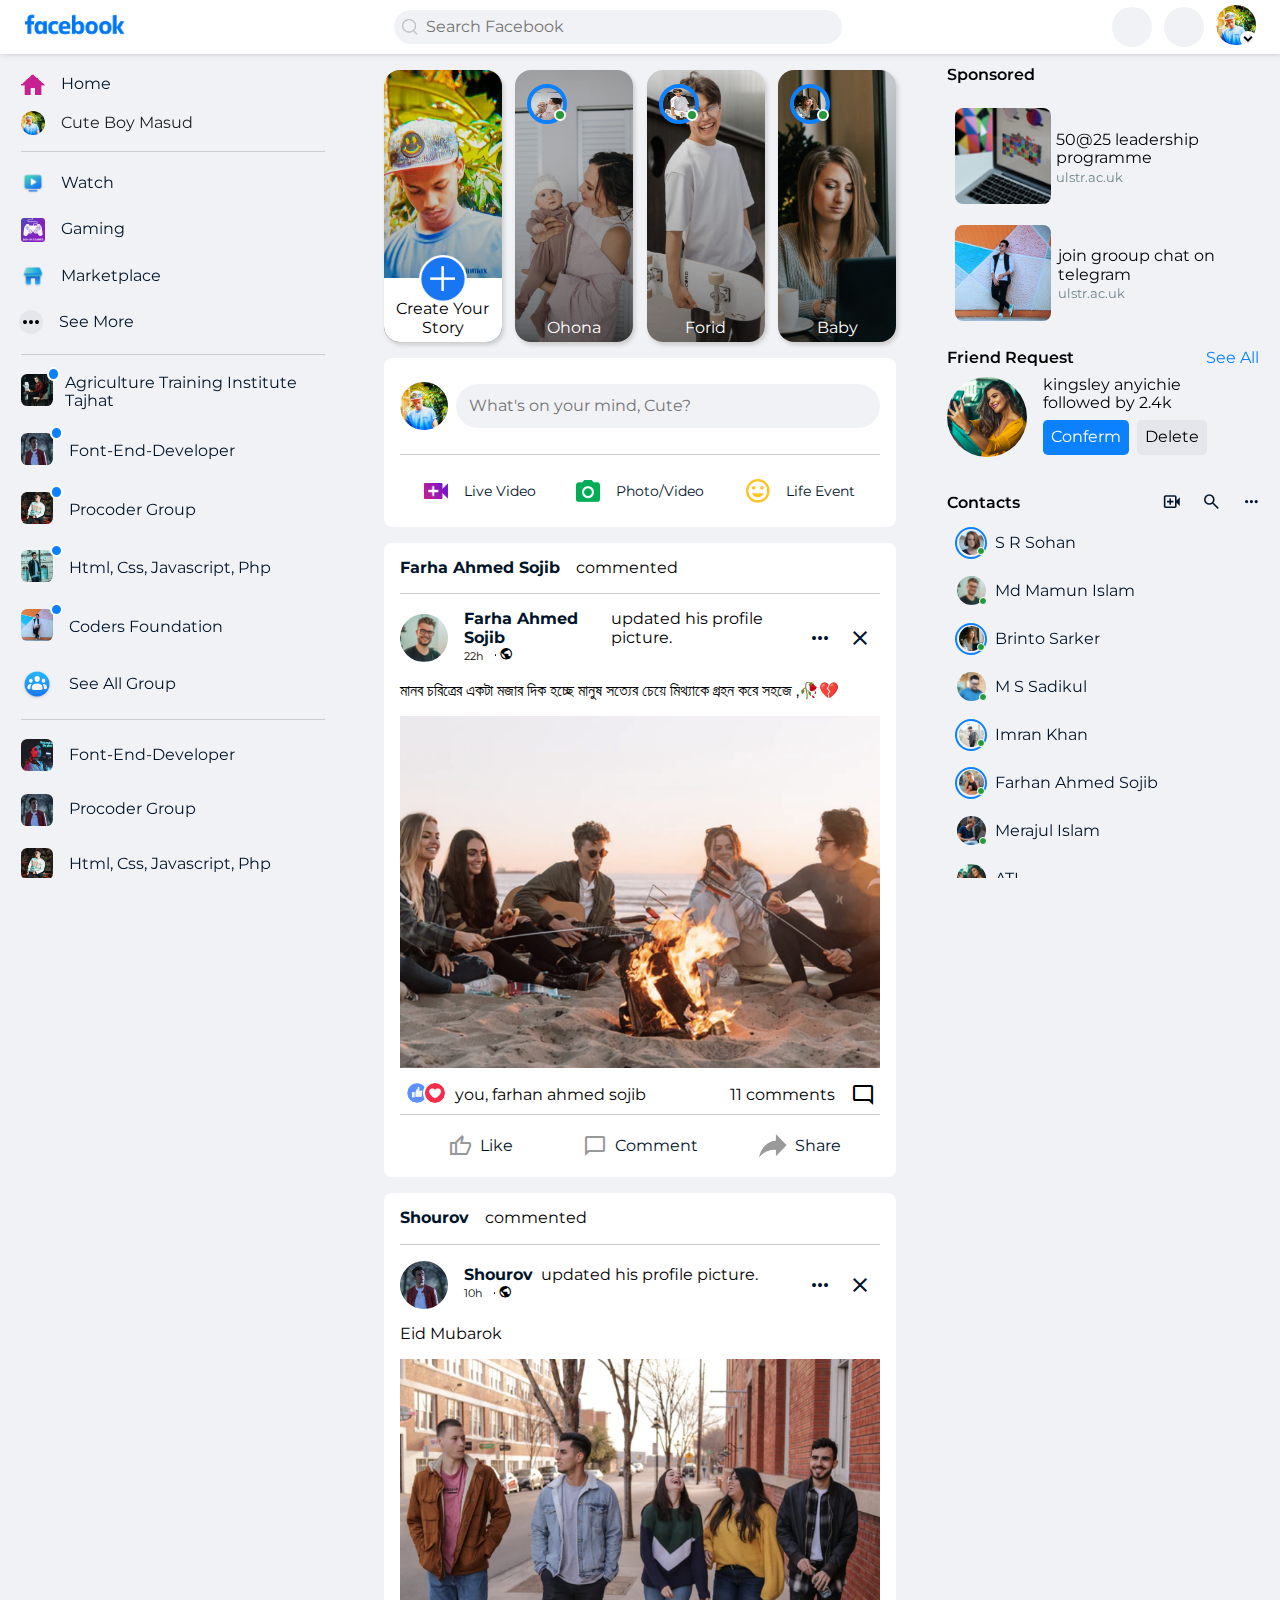
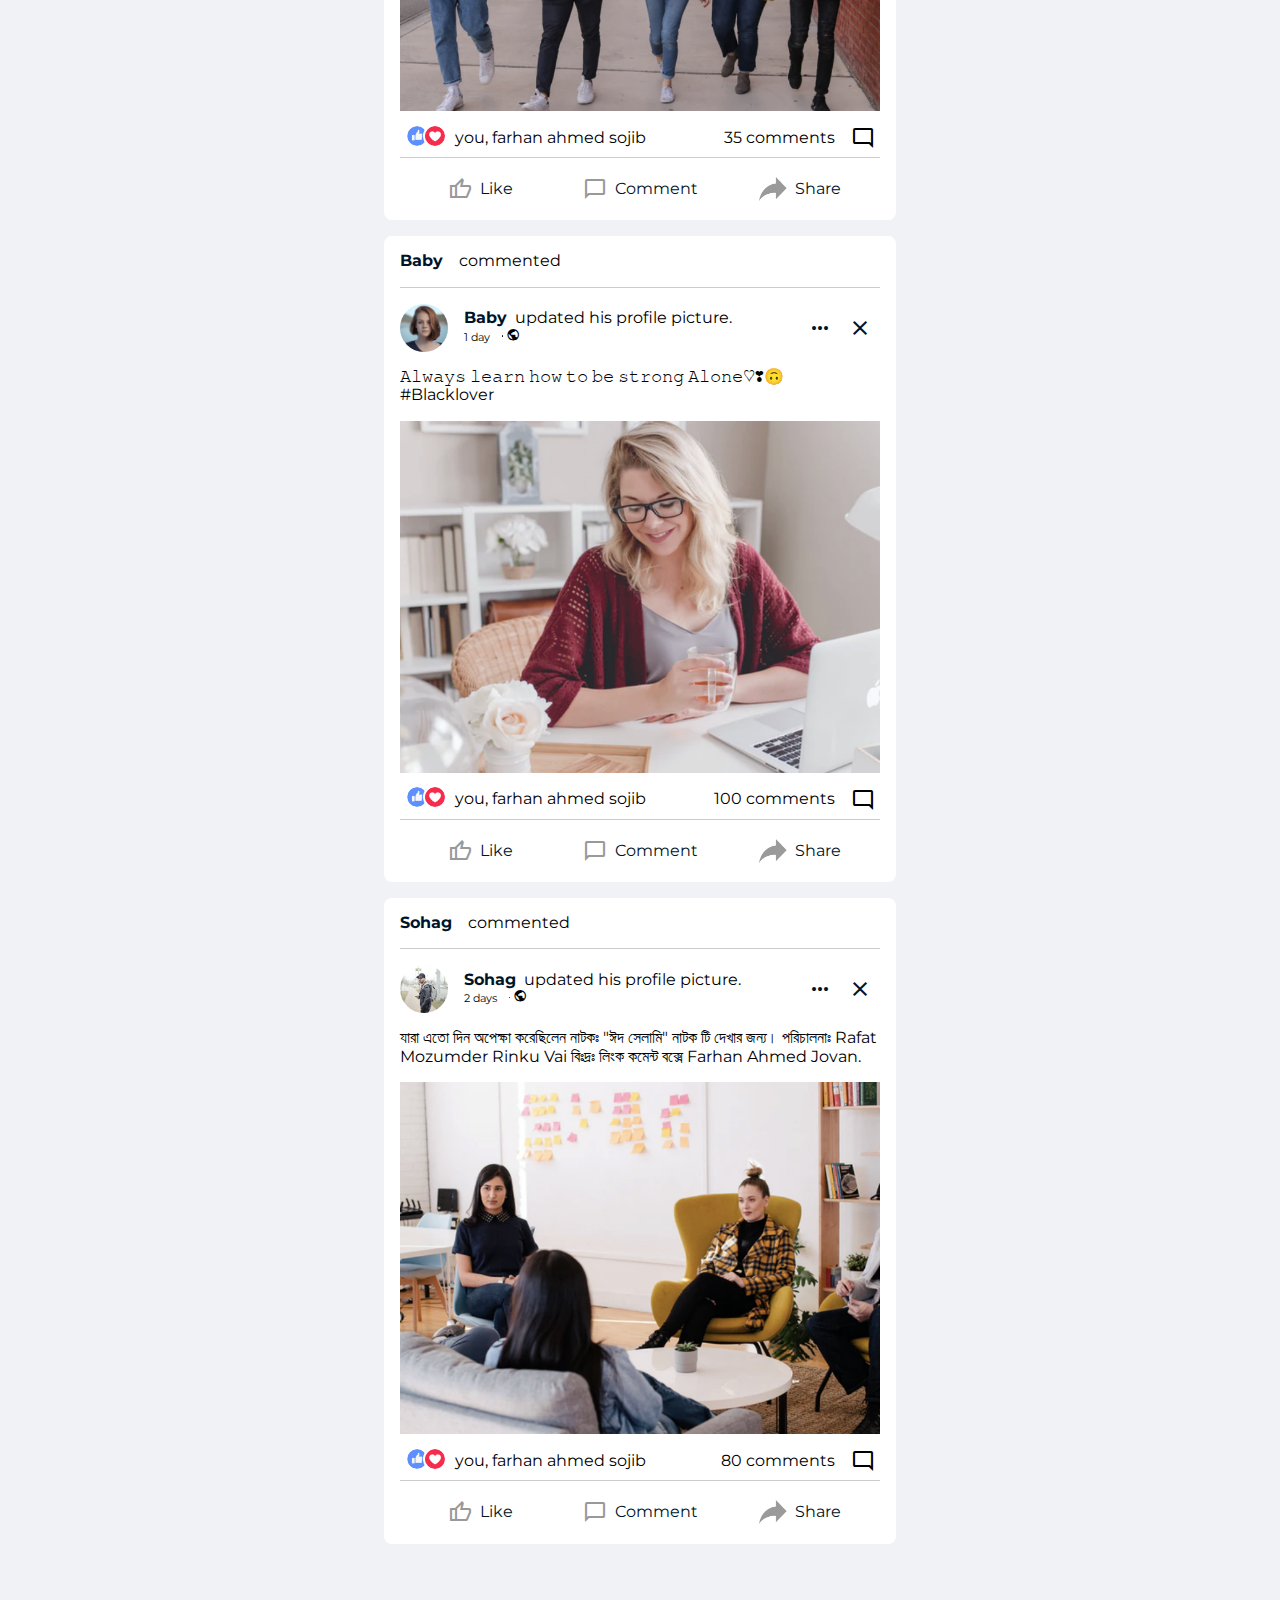
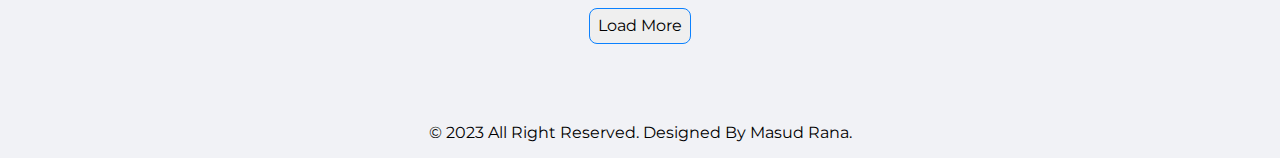
<file: index.html>
<!DOCTYPE html>
<html lang="en">

<head>
    <meta charset="UTF-8">
    <meta http-equiv="X-UA-Compatible" content="IE=edge">
    <meta name="viewport" content="width=device-width, initial-scale=1.0">
    <!-- METARIAL ICON -->
    <link rel="stylesheet"
        href="https://fonts.googleapis.com/css2?family=Material+Symbols+Outlined:opsz,wght,FILL,GRAD@48,400,1,0">
    <!-- FONTAWESOME ICON -->
    <link rel="stylesheet" href="https://cdnjs.cloudflare.com/ajax/libs/font-awesome/6.4.0/css/all.min.css"
        integrity="sha512-iecdLmaskl7CVkqkXNQ/ZH/XLlvWZOJyj7Yy7tcenmpD1ypASozpmT/E0iPtmFIB46ZmdtAc9eNBvH0H/ZpiBw=="
        crossorigin="anonymous" referrerpolicy="no-referrer">
    <!-- GOOGLE FONT -->
    <link
        href="https://fonts.googleapis.com/css2?family=Montserrat:wght@200;300;400;500;600;700&family=Open+Sans:wght@300;400;500;600;700&display=swap"
        rel="stylesheet">
    <!-- VENDORS FILE -->
    <link href="vendors/css/normalize.css" rel="stylesheet">
    <!-- RESOURCES FILE -->
    <link href="resources/css/style.css" rel="stylesheet">
    <link href="resources/css/responsive.css" rel="stylesheet">
    <title>user home page</title>
</head>

<body>

    <!--HEADER SECTION START-->
    <header>
        <nav>
            <a href="#">
                <img src="resources/images/Facebook-Logo.png" alt="logo.png" class="logo">
            </a>
            <div class="search_box">
                <img src="resources/images/search.png" alt="search.png">
                <input type="text" placeholder="Search Facebook">
            </div>
            <div class="nav_right">
                <ul>
                    <Li>
                        <div class="messenger_icon">
                            <a href="#"><i class="fa-brands fa-facebook-messenger"></i></a>
                        </div>
                    </Li>
                    <li>
                        <div class="notification_icon">
                            <a href="#"><i class="fa-solid fa-bell"></i></a>
                        </div>
                    </li>
                    <li>
                        <div class="user_account" onclick="toggle_profile()">
                            <img src="resources/images/404.jpg" alt="photo">
                            <span class="material-symbols-outlined">
                                keyboard_arrow_down
                            </span>
                        </div>
                        <div class="profile_view" id="profile__view">
                            <div class="profile_view_wrap">
                                <div class="profile_view_inner">
                                    <div class="user_account">
                                        <a href="profile.html"><img src="resources/images/404.jpg" alt="photo">Cute Boy
                                            Masud</a>
                                    </div>
                                    <hr>
                                    <a href="profile.html">see all profiles</a>
                                </div>
                                <div class="privacy_area">
                                    <div class="privacy_area_inner">
                                        <a href="#"><img src="img/settings.png" alt="photo">Settings & privacy</a>
                                        <span class="material-symbols-outlined">arrow_forward_ios</span>
                                    </div>
                                    <div class="privacy_area_inner">
                                        <a href="#"><img src="img/help.png" alt="photo">Settings & privacy</a>
                                        <span class="material-symbols-outlined">arrow_forward_ios</span>
                                    </div>
                                    <div class="privacy_area_inner">
                                        <a href="#"><img src="img/nightlight.png" alt="photo">Settings & privacy</a>
                                        <span class="material-symbols-outlined">arrow_forward_ios</span>
                                    </div>
                                    <div class="privacy_area_inner">
                                        <a href="#"><img src="img/sms_failed.png" alt="photo">Settings & privacy</a>
                                        <span class="material-symbols-outlined">arrow_forward_ios</span>
                                    </div>
                                    <div class="privacy_area_inner">
                                        <a href="#"><img src="img/logout.png" alt="photo">Settings & privacy</a>
                                        <span class="material-symbols-outlined">arrow_forward_ios</span>
                                    </div>
                                    <div class="setting_area">
                                        <ul>
                                            <li>
                                                <a href="#">privacy</a>
                                            </li>
                                            <li>
                                                <a href="#">terms</a>
                                            </li>
                                            <li>
                                                <a href="#">advertising</a>
                                            </li>
                                            <li>
                                                <a href="#">add choices</a>
                                            </li>
                                            <li>
                                                <a href="#">cookies</a>
                                            </li>
                                            <li>
                                                <a href="#">more</a>
                                            </li>
                                            <li>
                                                <a href="#">meta &copy; 2023</a>
                                            </li>
                                        </ul>
                                    </div>
                                </div>
                            </div>
                        </div>
                    </li>
                </ul>
            </div>
        </nav>
    </header>
    <!--HEADER SECTION END-->

    <!-- LEFT_SIDEBAR START -->
    <div class="left_sidebar">
        <div class="imp_link">
            <a href="index.html"><img src="resources/images/home.png" alt="photo">home</a>
        </div>
        <div class="user_account">
            <a href="profile.html"><img src="resources/images/404.jpg" alt="photo">Cute Boy Masud</a>
        </div>
        <hr>
        <div class="entertainment_area">
            <a href="#"><img src="resources/images/watch.png" alt="photo">watch</a>
            <a href="#"><img src="resources/images/shortcuts_1.png" alt="photo">gaming</a>
            <a href="#"><img src="resources/images/marketplace.png" alt="photo">marketplace</a>
            <a href="#"><span class="material-symbols-outlined">more_horiz</span>see more</a>
        </div>
        <div class="group_area">
            <hr>
            <a href="#">
                <div class="update_icon"><img src="resources/images/photo1.png" alt="photo"></div>agriculture training
                institute tajhat
            </a>
            <a href="#">
                <div class="update_icon"><img src="resources/images/photo2.png" alt="photo"></div>font-end-developer
            </a>
            <a href="#">
                <div class="update_icon"><img src="resources/images/photo3.png" alt="photo"></div>procoder group
            </a>
            <a href="#">
                <div class="update_icon"><img src="resources/images/photo4.png" alt="photo"></div>html, css, javascript,
                php
            </a>
            <a href="#">
                <div class="update_icon"><img src="resources/images/photo5.png" alt="photo"></div>coders foundation
            </a>
            <a href="#"><img src="resources/images/group.png" alt="photo">see all group</a>
        </div>
        <hr>
        <div class="shortcuts_link">
            <a href="#"><img src="resources/images/photo6.png" alt="photo">font-end-developer</a>
            <a href="#"><img src="resources/images/photo2.png" alt="photo">procoder group</a>
            <a href="#"><img src="resources/images/photo3.png" alt="photo">html, css, javascript, php</a>
            <a href="#"><img src="resources/images/photo4.png" alt="photo">coders foundation</a>
            <a href="#"><span class="material-symbols-outlined">attachment</span>see all shortcuts</a>
        </div>
        <div class="setting_area">
            <ul>
                <li>
                    <a href="#">privacy</a>
                </li>
                <li>
                    <a href="#">terms</a>
                </li>
                <li>
                    <a href="#">advertising</a>
                </li>
                <li>
                    <a href="#">add choices</a>
                </li>
                <li>
                    <a href="#">cookies</a>
                </li>
                <li>
                    <a href="#">more</a>
                </li>
                <li>
                    <a href="#">meta &copy; 2023</a>
                </li>
            </ul>
        </div>
    </div>
    <!-- MIDDLE_SIDEBAR START -->
    <div class="middle_bar">
        <div class="story_gallery">
            <div class="story_area">
                <div class="story_card">
                    <div class="upload_area">
                        <img src="resources/images/upload.png" alt="photo">
                    </div>
                    <div class="story_text">
                        <p>create your story</p>
                    </div>
                </div>
                <div class="story_card box">
                    <div class="frofile_img online">
                        <img src="resources/images/status-2.png" alt="photo">
                    </div>
                    <div class="story_text">
                        <p>ohona</p>
                    </div>
                </div>
                <div class="story_card box">
                    <div class="frofile_img online">
                        <img src="resources/images/status-3.png" alt="photo">
                    </div>
                    <div class="story_text">
                        <p>forid</p>
                    </div>
                </div>
                <div class="story_card box">
                    <div class="frofile_img online">
                        <img src="resources/images/status-4.png" alt="photo">
                    </div>
                    <div class="story_text">
                        <p>baby</p>
                    </div>
                </div>
            </div>
        </div>
        <div class="my_post_area">
            <div class="my_post_inner_area">
                <div class="user_account">
                    <a href="profile.html">
                        <img src="resources/images/404.jpg" alt="photo">
                    </a>
                </div>
                <div class="input_area">
                    <input type="text" placeholder="What's on your mind, Cute?">
                </div>
            </div>
            <div class="video_photo_feelling_area">
                <a href="#"><img src="resources/images/live_video.png" alt="photo">live video</a>
                <a href="#"><img src="resources/images/photo.png" alt="photo">photo/video</a>
                <a href="#"><img src="resources/images/feeling.png" alt="photo">life event</a>
            </div>
        </div>
        <div class="friend_Post_area">
            <div class="friend_post_inner_area">
                <div class="friend_post_title_area">
                    <a href="#">
                        <h4>farha ahmed sojib</h4>
                    </a>
                    <span>commented</span>
                </div>
                <div class="friend_user_img_area">
                    <div class="friend_user_inner_img_area">
                        <div class="friend_user_img">
                            <img src="resources/images/member-2.png" alt="photo">
                            <div class="friend_name_area">
                                <div class="name_hour_area">
                                    <div class="friend_inner_name_area">
                                        <a href="#">
                                            <h4>farha ahmed sojib</h4>
                                        </a><span>updated his profile picture.</span>
                                    </div>
                                    <div class="hour_area">
                                        <span>22h</span>
                                        <div class="earth_area">
                                            <span class="material-symbols-outlined">public</span>
                                        </div>
                                    </div>
                                </div>
                            </div>
                        </div>
                        <div class="more_close_area">
                            <div class="more_icon">
                                <a href="#"><span class="material-symbols-outlined">more_horiz</span></a>
                            </div>
                            <div class="close_icon">
                                <a href="#"><span class="material-symbols-outlined">close</span></a>
                            </div>
                        </div>
                    </div>
                </div>
            </div>
            <div class="friend_main_post_area">
                <p>মানব চরিত্রের একটা মজার দিক হচ্ছে
                    মানুষ সত্যের চেয়ে মিথ্যাকে গ্রহন করে সহজে ,🥀💔</p>
                <div class="friend_img_post_area"></div>
            </div>
            <div class="react_area">
                <div class="react_count_area">
                    <div class="react_img_area">
                        <div class="react_img">
                            <img src="resources/images/like.png" alt="photo">
                            <img src="resources/images/heart.png" alt="photo">
                        </div>
                        <div class="react_text">
                            you, farhan ahmed sojib
                        </div>
                    </div>
                    <div class="comment_area">
                        <div class="commemt_text">
                            11 comments
                        </div>
                        <span class="material-symbols-outlined">mode_comment</span>
                    </div>
                </div>
                <div class="react_main_area">
                    <a href="#"><span class="material-symbols-outlined">thumb_up</span>
                        <p>like</p>
                    </a>
                    <a href="#"><span class="material-symbols-outlined">chat_bubble</span>
                        <P>comment</P>
                    </a>
                    <a href="#"><img src="resources/images/share.png" alt="photo">
                        <P>share</P>
                    </a>
                </div>
            </div>
        </div>
        <div class="friend_Post_area">
            <div class="friend_post_inner_area">
                <div class="friend_post_title_area">
                    <a href="#">
                        <h4>shourov</h4>
                    </a>
                    <span>commented</span>
                </div>
                <div class="friend_user_img_area">
                    <div class="friend_user_inner_img_area">
                        <div class="friend_user_img">
                            <img src="resources/images/photo2.png" alt="photo">
                            <div class="friend_name_area">
                                <div class="name_hour_area">
                                    <div class="friend_inner_name_area">
                                        <a href="#">
                                            <h4>shourov</h4>
                                        </a><span>updated his profile picture.</span>
                                    </div>
                                    <div class="hour_area">
                                        <span>10h</span>
                                        <div class="earth_area">
                                            <span class="material-symbols-outlined">public</span>
                                        </div>
                                    </div>
                                </div>
                            </div>
                        </div>
                        <div class="more_close_area">
                            <div class="more_icon">
                                <a href="#"><span class="material-symbols-outlined">more_horiz</span></a>
                            </div>
                            <div class="close_icon">
                                <a href="#"><span class="material-symbols-outlined">close</span></a>
                            </div>
                        </div>
                    </div>
                </div>
            </div>
            <div class="friend_main_post_area">
                <p>eid mubarok</p>
                <div class="friend_img_post_area_2"></div>
            </div>
            <div class="react_area">
                <div class="react_count_area">
                    <div class="react_img_area">
                        <div class="react_img">
                            <img src="resources/images/like.png" alt="photo">
                            <img src="resources/images/heart.png" alt="photo">
                        </div>
                        <div class="react_text">
                            you, farhan ahmed sojib
                        </div>
                    </div>
                    <div class="comment_area">
                        <div class="commemt_text">
                            35 comments
                        </div>
                        <span class="material-symbols-outlined">mode_comment</span>
                    </div>
                </div>
                <div class="react_main_area">
                    <a href="#"><span class="material-symbols-outlined">thumb_up</span>
                        <p>like</p>
                    </a>
                    <a href="#"><span class="material-symbols-outlined">chat_bubble</span>
                        <P>comment</P>
                    </a>
                    <a href="#"><img src="resources/images/share.png" alt="photo">
                        <P>share</P>
                    </a>
                </div>
            </div>
        </div>
        <div class="friend_Post_area">
            <div class="friend_post_inner_area">
                <div class="friend_post_title_area">
                    <a href="#">
                        <h4>baby</h4>
                    </a>
                    <span>commented</span>
                </div>
                <div class="friend_user_img_area">
                    <div class="friend_user_inner_img_area">
                        <div class="friend_user_img">
                            <img src="resources/images/member-1.png" alt="photo">
                            <div class="friend_name_area">
                                <div class="name_hour_area">
                                    <div class="friend_inner_name_area">
                                        <a href="#">
                                            <h4>baby</h4>
                                        </a><span>updated his profile picture.</span>
                                    </div>
                                    <div class="hour_area">
                                        <span>1 day</span>
                                        <div class="earth_area">
                                            <span class="material-symbols-outlined">public</span>
                                        </div>
                                    </div>
                                </div>
                            </div>
                        </div>
                        <div class="more_close_area">
                            <div class="more_icon">
                                <a href="#"><span class="material-symbols-outlined">more_horiz</span></a>
                            </div>
                            <div class="close_icon">
                                <a href="#"><span class="material-symbols-outlined">close</span></a>
                            </div>
                        </div>
                    </div>
                </div>
            </div>
            <div class="friend_main_post_area">
                <p>𝙰𝚕𝚠𝚊𝚢𝚜 𝚕𝚎𝚊𝚛𝚗 𝚑𝚘𝚠 𝚝𝚘 𝚋𝚎 𝚜𝚝𝚛𝚘𝚗𝚐 𝙰𝚕𝚘𝚗𝚎♡❣🙃
                    #blacklover</p>
                <div class="friend_img_post_area_3"></div>
            </div>
            <div class="react_area">
                <div class="react_count_area">
                    <div class="react_img_area">
                        <div class="react_img">
                            <img src="resources/images/like.png" alt="photo">
                            <img src="resources/images/heart.png" alt="photo">
                        </div>
                        <div class="react_text">
                            you, farhan ahmed sojib
                        </div>
                    </div>
                    <div class="comment_area">
                        <div class="commemt_text">
                            100 comments
                        </div>
                        <span class="material-symbols-outlined">mode_comment</span>
                    </div>
                </div>
                <div class="react_main_area">
                    <a href="#"><span class="material-symbols-outlined">thumb_up</span>
                        <p>like</p>
                    </a>
                    <a href="#"><span class="material-symbols-outlined">chat_bubble</span>
                        <P>comment</P>
                    </a>
                    <a href="#"><img src="resources/images/share.png" alt="photo">
                        <P>share</P>
                    </a>
                </div>
            </div>
        </div>
        <div class="friend_Post_area">
            <div class="friend_post_inner_area">
                <div class="friend_post_title_area">
                    <a href="#">
                        <h4>sohag</h4>
                    </a>
                    <span>commented</span>
                </div>
                <div class="friend_user_img_area">
                    <div class="friend_user_inner_img_area">
                        <div class="friend_user_img">
                            <img src="resources/images/member-5.png" alt="photo">
                            <div class="friend_name_area">
                                <div class="name_hour_area">
                                    <div class="friend_inner_name_area">
                                        <a href="#">
                                            <h4>sohag</h4>
                                        </a><span>updated his profile picture.</span>
                                    </div>
                                    <div class="hour_area">
                                        <span>2 days</span>
                                        <div class="earth_area">
                                            <span class="material-symbols-outlined">public</span>
                                        </div>
                                    </div>
                                </div>
                            </div>
                        </div>
                        <div class="more_close_area">
                            <div class="more_icon">
                                <a href="#"><span class="material-symbols-outlined">more_horiz</span></a>
                            </div>
                            <div class="close_icon">
                                <a href="#"><span class="material-symbols-outlined">close</span></a>
                            </div>
                        </div>
                    </div>
                </div>
            </div>
            <div class="friend_main_post_area">
                <p>যারা এতো দিন অপেক্ষা করেছিলেন
                    নাটকঃ "ঈদ সেলামি" নাটক টি দেখার জন্য।
                    পরিচালনাঃ Rafat Mozumder Rinku vai
                    বিঃদ্রঃ লিংক কমেন্ট বক্সে
                    Farhan Ahmed Jovan.</p>
                <div class="friend_img_post_area_4"></div>
            </div>
            <div class="react_area">
                <div class="react_count_area">
                    <div class="react_img_area">
                        <div class="react_img">
                            <img src="resources/images/like.png" alt="photo">
                            <img src="resources/images/heart.png" alt="photo">
                        </div>
                        <div class="react_text">
                            you, farhan ahmed sojib
                        </div>
                    </div>
                    <div class="comment_area">
                        <div class="commemt_text">
                            80 comments
                        </div>
                        <span class="material-symbols-outlined">mode_comment</span>
                    </div>
                </div>
                <div class="react_main_area">
                    <a href="#"><span class="material-symbols-outlined">thumb_up</span>
                        <p>like</p>
                    </a>
                    <a href="#"><span class="material-symbols-outlined">chat_bubble</span>
                        <P>comment</P>
                    </a>
                    <a href="#"><img src="resources/images/share.png" alt="photo">
                        <P>share</P>
                    </a>
                </div>
            </div>
        </div>
        <div class="load_more">
            <button type="button">load more</button>
        </div>
        <footer>
            <p>&copy; 2023 all right reserved. designed by masud rana.</p>
        </footer>
    </div>
    <!-- RIGHT_SIDEBAR START -->
    <div class="right_sidebar">
        <div class="sponsored_area">
            <h4>sponsored</h4>
            <div class="sponsored_inner_area">
                <div class="sponsored_left">
                    <img src="resources/images/shortcut-2.png" alt="photo">
                </div>
                <div class="sponsored_right">
                    <p>50@25 leadership programme</p>
                    <span>ulstr.ac.uk</span>
                </div>
            </div>
            <div class="sponsored_inner_area">
                <div class="sponsored_left">
                    <img src="resources/images/photo5.png" alt="photo">
                </div>
                <div class="sponsored_right">
                    <p>join grooup chat on telegram</p>
                    <span>ulstr.ac.uk</span>
                </div>
            </div>
        </div>
        <div class="friend_request_area">
            <div class="friend_request_title">
                <h4>friend request</h4>
                <a href="#">see all</a>
            </div>
            <div class="friend_request_area_inner">
                <div class="friend_request_left">
                    <img src="resources/images/member-8.png" alt="photo">
                </div>
                <div class="friend_request_right">
                    <p>kingsley anyichie</p>
                    <span>followed by 2.4k</span>
                    <div class="btn_area">
                        <div class="btn_conferm">
                            <button type="button">conferm</button>
                        </div>
                        <div class="btn_delete">
                            <button type="button">delete</button>
                        </div>
                    </div>
                </div>
            </div>
        </div>
        <div class="contact_area">
            <div class="contact_title">
                <h4>contacts</h4>
                <div class="contact_icon_area">
                    <a href="#"><span class="material-symbols-outlined">video_call</span></a>
                    <a href="#"><span class="material-symbols-outlined">search</span></a>
                    <a href="#"><span class="material-symbols-outlined">more_horiz</span></a>
                </div>
            </div>
            <div class="online_list_area">
                <a href="#">
                    <div class="online_list_img online outline"><img src="resources/images/member-1.png" alt="photo">
                    </div>S R Sohan
                </a>
                <a href="#">
                    <div class="online_list_img online"><img src="resources/images/member-2.png" alt="photo"></div>Md
                    Mamun Islam
                </a>
                <a href="#">
                    <div class="online_list_img online outline"><img src="resources/images/member-3.png" alt="photo">
                    </div>Brinto Sarker
                </a>
                <a href="#">
                    <div class="online_list_img online"><img src="resources/images/member-4.png" alt="photo"></div>M S
                    Sadikul
                </a>
                <a href="#">
                    <div class="online_list_img online outline"><img src="resources/images/member-5.png" alt="photo">
                    </div>Imran Khan
                </a>
                <a href="#">
                    <div class="online_list_img online outline"><img src="resources/images/member-6.png" alt="photo">
                    </div>Farhan Ahmed sojib
                </a>
                <a href="#">
                    <div class="online_list_img online"><img src="resources/images/member-7.png" alt="photo"></div>
                    Merajul Islam
                </a>
                <a href="#">
                    <div class="online_list_img online"><img src="resources/images/member-8.png" alt="photo"></div>ATI
                </a>
                <a href="#">
                    <div class="online_list_img online outline"><img src="resources/images/member-9.png" alt="photo">
                    </div>Ruhul Amin
                </a>
                <a href="#">
                    <div class="online_list_img online"><img src="resources/images/member-1.png" alt="photo"></div>S R
                    Sohan
                </a>
                <a href="#">
                    <div class="online_list_img online"><img src="resources/images/member-2.png" alt="photo"></div>Md
                    Mamun Islam
                </a>
                <a href="#">
                    <div class="online_list_img online outline"><img src="resources/images/member-3.png" alt="photo">
                    </div>Brinto Sarker
                </a>
                <a href="#">
                    <div class="online_list_img online"><img src="resources/images/member-4.png" alt="photo"></div>M S
                    Sadikul
                </a>
                <a href="#">
                    <div class="online_list_img online"><img src="resources/images/member-5.png" alt="photo"></div>Imran
                    Khan
                </a>
                <a href="#">
                    <div class="online_list_img online outline"><img src="resources/images/member-6.png" alt="photo">
                    </div>Farhan Ahmed sojib
                </a>
                <a href="#">
                    <div class="online_list_img online"><img src="resources/images/member-7.png" alt="photo"></div>
                    Merajul Islam
                </a>
                <a href="#">
                    <div class="online_list_img online"><img src="resources/images/member-8.png" alt="photo"></div>ATI
                </a>
                <a href="#">
                    <div class="online_list_img online"><img src="resources/images/member-9.png" alt="photo"></div>Ruhul
                    Amin
                </a>
            </div>
            <div class="group_conversations">
                <h4>group conversation</h4>
                <div class="group_online_list">
                    <a href="#">
                        <div class="online_list_img online"><img src="resources/images/member-7.png" alt="photo"></div>
                        web development group
                    </a>
                    <a href="#">
                        <div class="online_list_img online"><img src="resources/images/member-8.png" alt="photo"></div>
                        ati 1s semester
                    </a>
                    <a href="#">
                        <div class="online_list_img online"><img src="resources/images/member-9.png" alt="photo"></div>
                        তাজহাট থানা
                    </a>
                    <a href="#"><span class="material-symbols-outlined">add</span>create a new group </a>
                </div>
            </div>
        </div>
    </div>

    <script src="vendors/js/html5shiv.min.js"></script>
    <script src="vendors/js/selectivizr.min.js"></script>
    <script src="vendors/js/respond.min.js"></script>
    <script src="resources/js/main.js"></script>
</body>

</html>
</file>
<file: resources/css/style.css>
/*
* Prefixed by https://autoprefixer.github.io
* PostCSS: v8.4.14,
* Autoprefixer: v10.4.7
* Browsers: last 4 version
*/


/*==============================================
    BASIC CSS
  ==============================================*/
  *{
    margin: 0;
    padding: 0;
    -webkit-box-sizing: border-box;
            box-sizing: border-box;
  }

  html {
    scroll-behavior: smooth;
  }

  img {
    max-width: 100%;
    max-height: 100%;
  }

  /*==============================================
    REUSEABLE CSS
  ==============================================*/

  ul {
    list-style: none;
  }

 a {
    text-decoration: none;
    text-transform: capitalize;
    color: #001429;

  }

  .left_sidebar a {
    text-transform: capitalize;

  }

  button {
    cursor: pointer;
  }

/*==============================================
    HEADER SECTION CSS
  ==============================================*/

  body{
    font-family: 'Montserrat','Open Sans';
    background: #F1F2F6;
  }

  nav {
    background: #fff;
    display: -webkit-box;
    display: -ms-flexbox;
    display: flex;
    -webkit-box-pack: justify;
        -ms-flex-pack: justify;
            justify-content: space-between;
    -webkit-box-align: center;
        -ms-flex-align: center;
            align-items: center;
    padding: .3rem 1.5rem;
    -webkit-box-shadow: 0.0625rem -0.3125rem 0.5rem black;
            box-shadow: 0.0625rem -0.3125rem 0.5rem black;
    position: fixed;
    top:0;
    z-index: 9999999999;
    width: 100%;

  }

  nav .logo {
    width: 6.3rem;
    margin: -1rem auto;
  }

  .search_box {
    display: -webkit-box;
    display: -ms-flexbox;
    display: flex;
    width: 28rem;
    background: #F1F2F6;
    -webkit-box-align: center;
        -ms-flex-align: center;
            align-items: center;
    padding: .5rem;
    border-radius: 1.5rem;

  }
  .search_box:hover, 
  .my_post_inner_area input:hover  {
    background: #E5E6EA;
  }

  .search_box img {
    display: -webkit-box;
    display: -ms-flexbox;
    display: flex;
    width: 1rem;
    height: 1rem;
    margin-right: .5rem;

  }

  .search_box input {
    width: 100%;
    background: transparent;
    border: 0;
    outline: 0;

  }

  .nav_right ul{
    width: 9rem;
    display: -webkit-box;
    display: -ms-flexbox;
    display: flex;
    -webkit-box-pack: justify;
        -ms-flex-pack: justify;
            justify-content: space-between;
    -webkit-box-align: center;
        -ms-flex-align: center;
            align-items: center;
  }
  
  .nav_right ul{
    display: -webkit-box;
    display: -ms-flexbox;
    display: flex;
  }

  .nav_right i {
    background: #F1F2F6;
    width: 2.5rem;
    height: 2.5rem;
    border-radius: 50%;
    display: -webkit-box;
    display: -ms-flexbox;
    display: flex;
    -webkit-box-pack: center;
        -ms-flex-pack: center;
            justify-content: center;
    -webkit-box-align: center;
        -ms-flex-align: center;
            align-items: center;
    font-size: 1.2rem;
  }
  .nav_right i:hover {
    background: #E5E6EA;
  }

  .user_account { 
    position: relative;
    cursor: pointer;
  }


  .profile_view {
    max-width: 22rem;
    max-height: 0;
    position: absolute;
    top: 4rem;
    right: 3%;
    border-radius: .3rem;
    width: 100%;
    display: -webkit-box;
    display: -ms-flexbox;
    display: flex;
    -webkit-box-align: center;
        -ms-flex-align: center;
            align-items: center;
    -webkit-box-orient: vertical;
    -webkit-box-direction: normal;
        -ms-flex-direction: column;
            flex-direction: column;
    overflow: hidden;
    -webkit-transition: cubic-bezier(0.075, 0.82, 0.165, 1);
    -o-transition: cubic-bezier(0.075, 0.82, 0.165, 1);
    transition: cubic-bezier(0.075, 0.82, 0.165, 1);
  }

  .profile_view_wrap {
    background-color: #fff;
    padding: 1rem;
    -webkit-box-shadow: 0px 1px 4px 2px #ddd;
            box-shadow: 0px 1px 4px 2px #ddd;
    border-radius: .5rem;
    width: 100%;
    height: 100%;
  }

  .profile_view_inner {
    background-color: #fff;
    padding: 1rem;
    border-radius: .3rem;
    -webkit-box-shadow: 0px 0px 7px -3px #000;
            box-shadow: 0px 0px 7px -3px #000;
    max-width: 22rem;
    width: 100%;
  }

  .profile_view_inner img {
    margin-right: 1rem;
  }

  .profile_view_inner hr {
    outline: 0;
    border: 0;
    border-top: 0.03125rem solid #ddd;
  }

  .profile_view_inner a {
    font-size: .8rem;
    padding-top: 1rem;
    display: block;
    color: #0B81FF;
  }

  .privacy_area .privacy_area_inner {
    display: -webkit-box;
    display: -ms-flexbox;
    display: flex;
    -webkit-box-align: center;
        -ms-flex-align: center;
            align-items: center;
    padding: 1rem .3rem;
    border-radius: .3rem;
    -webkit-box-pack: justify;
        -ms-flex-pack: justify;
            justify-content: space-between;
  }

  .profile_view_inner .user_account a {
    padding: .5rem;
    margin: .2rem;
  }

  .privacy_area a {
    display: -webkit-box;
    display: -ms-flexbox;
    display: flex;
    -webkit-box-align: center;
        -ms-flex-align: center;
            align-items: center;
  }

  .privacy_area a img {
    width: 1.5rem;
    height: 1.5rem;
    border-radius: 50%;
    margin-right: 1rem;
  }

  .privacy_area_inner span {
    color: #444;
    font-weight: 300;
  }

  .privacy_area .setting_area ul {
    width: 100%;
    display: block;
    margin: 0 .3rem;
  }

  .privacy_area .setting_area ul li::after {
    margin: -.5rem -.5rem 0 -.3rem;
  }

  .privacy_area .setting_area ul li:nth-child(1)::after,
  .privacy_area .setting_area ul li:nth-child(5)::after {
    display: none;
  }

  .privacy_area .setting_area ul li a {
    padding: 0;
  }

  .privacy_area .privacy_area_inner:hover {
    background-color: #E5E6EA;
    cursor: pointer;
  }

  .setting_area a:hover {
    background-color: unset;
  }

  nav .user_account img {
    width: 2.5rem;
    height: 2.5rem;
    border-radius: 50%;
    cursor: pointer;
    -o-object-fit: cover;
       object-fit: cover;
  }

  nav .user_account span {
    position: absolute;
    bottom: 5%;
    right: 0;
    background: #F1F2F6;
    width: 1rem;
    height: 1rem;
    border-radius: 50%;
    border: .2rem solid #fff;
    display: -webkit-box;
    display: -ms-flexbox;
    display: flex;
    -webkit-box-pack: center;
        -ms-flex-pack: center;
            justify-content: center;
    -webkit-box-align: center;
        -ms-flex-align: center;
            align-items: center;
    font-size: 1rem;
    font-weight: 700;
  }

  
/*==============================================
      CONTAINER SECTION CSS
  ==============================================*/
  /* LEFT SIDEBAR */

  .left_sidebar {
    padding: 1rem 0;
    width: 25%;
    position: fixed;
    top: 3.125rem;
    left: 1%;
    -ms-flex-item-align: start;
        align-self: flex-start;
    overflow-y: scroll;
    height: 92vh;

  }


  .left_sidebar .imp_link a {
    display: -webkit-box;
    display: -ms-flexbox;
    display: flex;
    -webkit-box-align: center;
        -ms-flex-align: center;
            align-items: center;
    text-decoration: none;
    padding: .5rem 0;


  }

  .left_sidebar .imp_link a, 
  .user_account a {
    border-radius: .5rem;
  }
  .imp_link a:hover {
    background: #E5E6EA;
  }

  .left_sidebar .imp_link a img, 
  .left_sidebar .user_account img, 
  .shortcuts_link span {
    margin: 0 1rem 0 .5rem;
  }

  .left_sidebar .imp_link a img {
    width: 1.5rem;
    margin-right: 1rem;
  }

  .user_account a {
    display: -webkit-box;
    display: -ms-flexbox;
    display: flex;
    -webkit-box-align: center;
        -ms-flex-align: center;
            align-items: center;
    text-decoration: none;
    padding: .5rem 0;
    font-size: 1rem;
    color: #222;
  }

  .user_account a:hover {
    background: #E5E6EA;

  }

  .left_sidebar .user_account img {
    width: 1.5rem;
    height: 1.5rem;
    border-radius: 50%;
    cursor: pointer;
    margin-right: 1rem;
    -o-object-fit: cover;
       object-fit: cover;
  }

  .left_sidebar hr {
    border: 0;
    height: 0.0625rem;
    background: #ccc;
    margin: .5rem .5rem;
  }

  .entertainment_area a, 
  .group_area a, 
  .shortcuts_link a {
    display: -webkit-box;
    display: -ms-flexbox;
    display: flex;
    -webkit-box-orient: horizontal;
    -webkit-box-direction: normal;
        -ms-flex-direction: row;
            flex-direction: row;
    -webkit-box-align: center;
        -ms-flex-align: center;
            align-items: center;
    padding: .7rem 0;
    -webkit-transition: all .1s;
    -o-transition: all .1s;
    transition: all .1s;
  }

  .entertainment_area a:hover {
    background: #E5E6EA;
    border-radius: .5rem;
  }

  .entertainment_area img {
    width: 1.5rem;
    margin-right: 1rem;
  }

  .entertainment_area span {
    background: #E5E6EB;
    margin: 0 1rem 0 .4rem;
    color: #000;
    border-radius: 50%;
    width: 1.5rem;
    height: 1.5rem;
  }

  .update_icon {
    position: relative;
    
  }

  .update_icon::after {
    content: "";
    position: absolute;
    top: -18%;
    right: 10%;
    width: .6rem;
    height: .6rem;
    border-radius: 50%;
    border: 0.125rem solid #fff;
    background: #0B81FF;


  }

  .entertainment_area a:last-child img{
    width: 1.5rem;
    border-radius: 50%;
    border: .5rem solid #E5E6EA;

  }

  .entertainment_area img,
  .group_area img, 
  .shortcuts_link img, 
  .setting_area ul, 
  .group_online_list img,
  .group_online_list a span {
    margin: 0 1rem 0 .5rem;
  }

  .group_area img, .shortcuts_link img {
    width: 2rem;
    height: 2rem;
    border-radius: 20%;
    margin-right: 1rem;
  }

  .group_area a:hover {
    background: #E5E6EA;
    border-radius: .5rem;
  }

  .shortcuts_link a:last-child span {
    width: 2rem;
    height: 2rem;
    border-radius: 50%;
    margin: 0 1rem 0 .5rem;
    background: #E5E6EA;
    display: -webkit-box;
    display: -ms-flexbox;
    display: flex;
    -webkit-box-pack: center;
        -ms-flex-pack: center;
            justify-content: center;
    -webkit-box-align: center;
        -ms-flex-align: center;
            align-items: center;
  }

  .shortcuts_link a:hover {
    background: #E5E6EA;
    border-radius: .5rem;
  }

  .setting_area ul{
    margin-top: 1rem;
  }
  .setting_area ul li {
    display: inline-block;
    position:relative;
    margin: 0 .2rem;

  }
  .setting_area ul li a{
    font-size: .8rem;
  }
  .setting_area ul li::after{
    content: '';
    position:absolute;
    width: 0.070rem;
    height: 0.130rem;
    background: #444;
    margin: .6rem -.5rem 0 .3rem;
  }
  .setting_area ul li:last-child::after{
    content: unset;
  }
  .setting_area ul li:hover{
    text-decoration: underline;
  }



  /* MIDDLE SIDEBAR */

  .middle_bar {
    width: 40%;
    height: 100vh;
    margin: auto;
    margin-top: 4.375rem;

  }

  .middle_bar::-webkit-scrollbar {
    width: 0;
  }

  .middle_bar .story_gallery {
    display: -webkit-box;
    display: -ms-flexbox;
    display: flex;

  }

  .story_gallery .story_area{
    display: -webkit-box;
    display: -ms-flexbox;
    display: flex;
    width: 100%;
    -webkit-box-pack: justify;
        -ms-flex-pack: justify;
            justify-content: space-between;
  }

  .story_gallery .story_area .story_card {
    border-radius: 1rem;
    position: relative;
    -ms-flex-preferred-size: 23%;
        flex-basis: 23%;
    overflow: hidden;
    -webkit-box-shadow: 0.125rem 0.1875rem 0.25rem #ccc;
            box-shadow: 0.125rem 0.1875rem 0.25rem #ccc;
    background-image: -webkit-gradient(linear,left top, left bottom,from(#fff0),to(#00000070)),url(../../resources/images/404.jpg);
    background-image: -o-linear-gradient(#fff0,#00000070),url(../../resources/images/404.jpg);
    background-image: linear-gradient(#fff0,#00000070),url(../../resources/images/404.jpg);
    background-size: cover;
    background-repeat: no-repeat;
    background-position: center left 45%;
    height: 17rem;
  }

  .story_gallery .story_area .story_card:nth-child(2) {
    background: -webkit-gradient(linear,left top, left bottom,from(transparent),to(rgba(0,0,0,0.5))),url(../../resources/images/status-2.png);
    background: -o-linear-gradient(transparent,rgba(0,0,0,0.5)),url(../../resources/images/status-2.png);
    background: linear-gradient(transparent,rgba(0,0,0,0.5)),url(../../resources/images/status-2.png);
    background-size: cover;
    background-repeat: no-repeat;
    background-position: center;
  }
  .story_gallery .story_area .story_card:nth-child(3) {
    background: -webkit-gradient(linear,left top, left bottom,from(transparent),to(rgba(0,0,0,0.5))),url(../../resources/images/status-3.png);
    background: -o-linear-gradient(transparent,rgba(0,0,0,0.5)),url(../../resources/images/status-3.png);
    background: linear-gradient(transparent,rgba(0,0,0,0.5)),url(../../resources/images/status-3.png);
    background-size: cover;
    background-repeat: no-repeat;
    background-position: center;
  }
  .story_gallery .story_area .story_card:nth-child(4) {
    background: -webkit-gradient(linear,left top, left bottom,from(transparent),to(rgba(0,0,0,0.5))),url(../../resources/images/status-4.png);
    background: -o-linear-gradient(transparent,rgba(0,0,0,0.5)),url(../../resources/images/status-4.png);
    background: linear-gradient(transparent,rgba(0,0,0,0.5)),url(../../resources/images/status-4.png);
    background-size: cover;
    background-repeat: no-repeat;
    background-position: center;
  }

  .story_gallery .story_area .story_card img {
    width: 100%;
    height: 100%;
  }

  .story_gallery .story_area .story_card .upload_area {
    position: absolute;
    bottom: 0;
    right: 0;
    width: 100%;
    height: 4rem;
    background: #ffff;

  }

  .story_area .story_card .upload_area img {
    height: 3rem;
    width: 3rem;
    display: block;
    margin: 0 auto;
    position: relative;
    top: -1.4375rem;
  }

  .story_area .story_card .story_text {
    position: absolute;
    bottom: 0.3rem;
    text-align: center;
    font-weight: 400;
    width: 100%;
  }

  .story_area .box .story_text {
    text-align: center;
    color: #fff;
    width: 100%;
  }

  .story_area .box .frofile_img {
    position: absolute;
    top: 5%;
    left: 10%;
    border-radius: 50%;
    width: 2.5rem;
    height: 2.5rem;
    border: .3rem solid #0B81FF;
  }

  .story_area .box .frofile_img img {
    border-radius: 50%;
  }

  .story_area .story_card .story_text p {
    text-transform: capitalize;
  }

  .story_gallery .box .online::after {
    position: absolute;
    content: "";
    bottom: -5%;
    right: -10%;
    width:.5rem;
    height: .5rem;
    background: #259839;
    border: 0.125rem solid #fff;
    border-radius: 50%;
    z-index: 99999999;
    overflow: unset;
  }

  .my_post_area {
    background: #fff;
    padding: 1rem;
    border-radius: .5rem;
    margin: 1rem 0;
  }

  .my_post_inner_area {
    display: -webkit-box;
    display: -ms-flexbox;
    display: flex;
    -webkit-box-align: center;
        -ms-flex-align: center;
            align-items: center;
    border-bottom: .1rem solid #ccc;
    padding-bottom: 1rem;
  }

  .my_post_inner_area  .input_area, 
  .my_post_inner_area  input {
    width: 100%;


  }

  .my_post_inner_area input {
    border: 0;
    outline: 0;
    padding: .8rem;
    border-radius: 2rem;
    background: #f1f2f6;
  }


  .my_post_inner_area .user_account img {
    width: 3rem;
    height: 3rem;
    border-radius: 50%;
    margin-right: 1rem;
    -o-object-fit: cover;
       object-fit: cover;
  }

  .video_photo_feelling_area {
    display: -webkit-box;
    display: -ms-flexbox;
    display: flex;
    -webkit-box-pack: justify;
        -ms-flex-pack: justify;
            justify-content: space-between;
    margin-top: 1rem;
  }

  .video_photo_feelling_area a {
    display: -webkit-box;
    display: -ms-flexbox;
    display: flex;
    -webkit-box-align: center;
        -ms-flex-align: center;
            align-items: center;
    padding: .5rem 0;
    border-radius: .5rem;
    -webkit-box-flex: 1;
        -ms-flex: 1;
            flex: 1;
    text-align: justify;
   -webkit-box-pack: center;
       -ms-flex-pack: center;
           justify-content: center;
    font-size: .9rem;
  }

  .video_photo_feelling_area a img {
    margin-right: 1rem;
    width: 1.5rem;
  }

  
  /* FRIEND POST AREA */

  .friend_Post_area {
    padding: 1rem 1rem 0 1rem;
    border-radius: .5rem;
    background: #FFF;
    margin: 1rem 0;
  }

  .friend_post_inner_area .friend_post_title_area {
    display: -webkit-box;
    display: -ms-flexbox;
    display: flex;
    -webkit-box-align: center;
        -ms-flex-align: center;
            align-items: center;
    border-bottom: .1rem solid #ccc;
    padding-bottom: 1rem;
  }

  .friend_post_inner_area .friend_post_title_area h4 {
    margin-right: 1rem;
  }

  .friend_user_img_area .friend_user_inner_img_area {
    display: -webkit-box;
    display: -ms-flexbox;
    display: flex;
    -webkit-box-pack: justify;
        -ms-flex-pack: justify;
            justify-content: space-between;
    -webkit-box-align: center;
        -ms-flex-align: center;
            align-items: center;
    padding-top: 1rem;
  }

  .friend_user_inner_img_area .friend_user_img img {
    width: 3rem;
    height: 3rem;
    border-radius: 50%;
    margin-right: 1rem;
  }

  .friend_user_inner_img_area .friend_user_img {
    display: -webkit-box;
    display: -ms-flexbox;
    display: flex;
    -webkit-box-align: center;
        -ms-flex-align: center;
            align-items: center;
  }

  .friend_name_inner_area a h4, 
  .friend_inner_name_area h4{
    margin-right: .5rem;
  }

  .friend_post_inner_area .friend_post_title_area a h4:hover,
  .friend_name_area .friend_inner_name_area h4:hover {
    text-decoration: underline;
  }

  .friend_inner_name_area {
    display: -webkit-box;
    display: -ms-flexbox;
    display: flex;
    -webkit-box-align: center;
        -ms-flex-align: center;
            align-items: center;

  }

  .more_close_area {
    display: -webkit-box;
    display: -ms-flexbox;
    display: flex;
  }

  .more_close_area .more_icon span, 
  .more_close_area .close_icon span{
    width: 2.5rem;
    height: 2.5rem;
    border-radius: 50%;
    display: -webkit-box;
    display: -ms-flexbox;
    display: flex;
    -webkit-box-pack: center;
        -ms-flex-pack: center;
            justify-content: center;
    -webkit-box-align: center;
        -ms-flex-align: center;
            align-items: center;


  }
  .more_close_area .more_icon span:hover,
  .more_close_area .close_icon span:hover{
    background: #E5E6EB;
  }

  .friend_name_area .hour_area span {
    font-size: .7rem;
    margin-right: .5rem;
  }

  .friend_name_area .name_hour_area {
    -webkit-box-orient: vertical;
    -webkit-box-direction: normal;
        -ms-flex-direction: column;
            flex-direction: column;
  }

  .hour_area {
    display: -webkit-box;
    display: -ms-flexbox;
    display: flex;
    -webkit-box-orient: horizontal;
    -webkit-box-direction: normal;
        -ms-flex-direction: row;
            flex-direction: row;
    -webkit-box-align: center;
        -ms-flex-align: center;
            align-items: center;
  }

  .hour_area .earth_area {
    margin-left: .5rem;
  }

  .hour_area .earth_area span {
    font-size: .9rem;
  }

  .earth_area span {
    position: relative;
  }

  .earth_area span::before {
    content: "";
    position: absolute;
    top: 50%;
    left: -30%;
    width: .1rem;
    height: .1rem;
    border-radius: 50%;
    background: #000;


  }

  .friend_main_post_area p {
   text-transform: capitalize; 
   margin: 1rem 0;
  }

  .friend_img_post_area {
    background: url(../../resources/images/feed-image-2.png);
    background-position: center center;
    background-repeat: no-repeat;
    background-size: cover;
    width: 100%;
    height: 22rem;
  }
  .friend_img_post_area_2 {
    background: url(../../resources/images/feed-image-3.png);
    background-position: center center;
    background-repeat: no-repeat;
    background-size: cover;
    width: 100%;
    height: 22rem;
  }
  .friend_img_post_area_3 {
    background: url(../../resources/images/feed-image-4.png);
    background-position: center center;
    background-repeat: no-repeat;
    background-size: cover;
    width: 100%;
    height: 22rem;
  }
  .friend_img_post_area_4 {
    background: url(../../resources/images/feed-image-5.png);
    background-position: center center;
    background-repeat: no-repeat;
    background-size: cover;
    width: 100%;
    height: 22rem;
  }

  .react_img_area img {
    width: 1.5rem;
    border: 0.125rem solid #fff;
    border-radius: 50%;
  }

  .react_area {
    margin: .5rem 0;
  }

  .react_img_area img:nth-child(1) {
    z-index: 1;
  }
  .react_img_area img:last-child {
    margin-left: -.6rem;
  }

  .react_img_area {
    display: -webkit-box;
    display: -ms-flexbox;
    display: flex;
    -webkit-box-align: center;
        -ms-flex-align: center;
            align-items: center;
  }

  .react_img_area .react_img{
    margin-right: .5rem;
  }

.react_area .react_count_area {
  display: -webkit-box;
  display: -ms-flexbox;
  display: flex;
  -webkit-box-pack: justify;
      -ms-flex-pack: justify;
          justify-content: space-between;
  border-bottom: 0.0625rem solid #ccc;
  padding: .3rem;
}

  .comment_area {
    display: -webkit-box;
    display: -ms-flexbox;
    display: flex;
    -webkit-box-align: center;
        -ms-flex-align: center;
            align-items: center;
  }

  .comment_area .commemt_text {
    margin-right: 1rem;
  }

  .react_main_area {
    display: -webkit-box;
    display: -ms-flexbox;
    display: flex;
    -webkit-box-align: center;
        -ms-flex-align: center;
            align-items: center;
    -webkit-box-pack: justify;
        -ms-flex-pack: justify;
            justify-content: space-between;
    padding: .5rem 0;
  }

  .react_main_area a {
    display: -webkit-box;
    display: -ms-flexbox;
    display: flex;
    -webkit-box-align: center;
        -ms-flex-align: center;
            align-items: center;
    padding: .7rem;
    border-radius: .5rem;
    -webkit-box-flex: 1;
        -ms-flex: 1;
            flex: 1;
    -webkit-box-pack: center;
        -ms-flex-pack: center;
            justify-content: center;
  }
  .react_main_area a:hover {
    background: #E5E6EB;
  }

  .react_main_area a span {
    font-size: 1.5rem;
    color: #999;
    margin-right: 0.5rem;
  }
  .react_main_area a img {
    width: 1.8rem;
    margin-right: 0.5rem;
  }

  footer {
    padding: 1rem 0;
  }

  footer p {
    text-align: center;
    text-transform: capitalize;
  }

  .load_more button {
    text-transform: capitalize;
    display: block;
    margin: 4rem auto;
    padding: .5rem;
    border-radius: .5rem;
    border: .1rem solid #0B81FF;

  }

   /* RIGHT BAR */

  .right_sidebar {
    padding: 1rem 0;
    width: 25%;
    position: fixed;
    top: 3.125rem;
    right: 1%;
    overflow-y: scroll;
    height: 92vh;
  }

  .right_sidebar h4 {
    font-weight: 600;
    font-size: 1rem;
    text-transform: capitalize;
  }

  .sponsored_inner_area {
    display: -webkit-box;
    display: -ms-flexbox;
    display: flex;
    -webkit-box-align: center;
        -ms-flex-align: center;
            align-items: center;
    margin: 1rem  0;

  }
  .sponsored_inner_area span{
    font-size: .8rem;
    color: #70848D;

  }

  .right_sidebar .sponsored_inner_area {
    padding: .5rem .5rem;
    border-radius: .5rem;
    margin-bottom: -16px;
  }

  .right_sidebar .sponsored_inner_area:hover {
    background: #E5E6EB;
  }

  .sponsored_inner_area .sponsored_left img {
    width: 6rem;
    height: 6rem;
    border-radius: .5rem;
    margin-right: 1.5rem;
  }

  .friend_request_area {
    margin: 1.5rem 0;
  }

  .friend_request_title {
    display: -webkit-box;
    display: -ms-flexbox;
    display: flex;
    -webkit-box-align: center;
        -ms-flex-align: center;
            align-items: center;
    -webkit-box-pack: justify;
        -ms-flex-pack: justify;
            justify-content: space-between;
  }

  .friend_request_title a{
    color: #0B81FF;
    padding: .5rem;
    border-radius: .3rem;
  }

  .friend_request_title a:hover{
    background-color: #e5e6eb;;
  }

  .friend_request_area_inner {
    display: -webkit-box;
    display: -ms-flexbox;
    display: flex;
    -webkit-box-align: center;
        -ms-flex-align: center;
            align-items: center;
  }

  .friend_request_left img {
    width: 5rem;
    height: 5rem;
    border-radius: 50%;
    margin-right: 1rem;
  }

  .friend_request_right .btn_area {
    display: -webkit-box;
    display: -ms-flexbox;
    display: flex;
    -webkit-box-align: center;
        -ms-flex-align: center;
            align-items: center;
    margin: .5rem 0;
  }

  .btn_area button{
    border: 0;
    outline: 0;
    padding: .5rem;
    background: #0B81FF;
    color: #fff;
    border-radius: .3rem;
    text-transform: capitalize;;
  }

  .btn_conferm, .group_online_list img {
    margin-right: .5rem;
  }

  .btn_delete button{
    background: #E5E6EB;
    color: #000;
  }

  .contact_area .contact_title {
    display: -webkit-box;
    display: -ms-flexbox;
    display: flex;
    -webkit-box-align: center;
        -ms-flex-align: center;
            align-items: center;
    -webkit-box-pack: justify;
        -ms-flex-pack: justify;
            justify-content: space-between;
  }

  .contact_icon_area {
    display: -webkit-box;
    display: -ms-flexbox;
    display: flex;
    -ms-flex-preferred-size: 35%;
        flex-basis: 35%;
    -webkit-box-pack: justify;
        -ms-flex-pack: justify;
            justify-content: space-between;
  }

  .contact_icon_area span, 
  .group_online_list img {
    width: 2rem;
    height: 2rem;
    border-radius: 50%;
    font-size: 1.3rem;
    display: -webkit-box;
    display: -ms-flexbox;
    display: flex;
    -webkit-box-pack: center;
        -ms-flex-pack: center;
            justify-content: center;
    -webkit-box-align: center;
        -ms-flex-align: center;
            align-items: center

  }

  .contact_icon_area span:hover {
    background: #E5E6EB;


  }

  .online_list_area a, 
  .group_online_list a {
    padding: 0 .5rem;
    -webkit-transition: .1s;
    -o-transition: .1s;
    transition: .1s;
    border-radius: .6rem;;
  }

  .online_list_area a:hover, 
  .group_online_list a:hover,
  .video_photo_feelling_area a:hover {
    background: #e5e6eb;
  }

  .online_list_area a {
    display: -webkit-box;
    display: -ms-flexbox;
    display: flex;
    -webkit-box-align: center;
        -ms-flex-align: center;
            align-items: center;

  }

  .online_list_area .online_list_img {
    width: 2rem;
    height: 2rem;
    margin: .5rem .5rem .5rem 0;
    padding: .1rem;
    border-radius: 50%;
  }

  .online_list_area img {
    border-radius: 50%;
  }

  .online_list_area .online, .online_list_img {
    position: relative;
    
  }

  .online_list_area .online::after {
    content: "";
    position: absolute;
    bottom: 5%;
    right: 0;
    width: .4rem;
    height: .4rem;
    border-radius: 50%;
    background: #259839;
    border: 0.099000rem solid #fff;

  }

  .outline {
    position: relative;
  }

  .outline {
    content: "";
    position: absolute;
    border: 0.125rem solid #0B81FF;
  }

  .group_conversations {
    margin-top: 2rem;
  }

  .group_online_list a {
    display: -webkit-box;
    display: -ms-flexbox;
    display: flex;
    -webkit-box-align: center;
        -ms-flex-align: center;
            align-items: center;
    padding: .5rem 0;
  }

  .group_online_list .online {
    position: relative;
  }

  .group_conversations .group_online_list {
    margin-top: 1rem;
  }

  .group_online_list .online::after {
    content: "";
    position: absolute;
    background: #259839;
    width: .4rem;
    height: .4rem;
    border-radius: 50%;
    border: 0.099000rem solid #fff;
    bottom: 6.5%;
    right: 12%;
  }

  .group_online_list a span {
    display: -webkit-box;
    display: -ms-flexbox;
    display: flex;
    -webkit-box-pack: center;
        -ms-flex-pack: center;
            justify-content: center;
    -webkit-box-align: center;
        -ms-flex-align: center;
            align-items: center;
    font-size: 2rem;
    width: 2.5rem;
    height: 2.5rem;
    margin-right: 1rem;
    background: #e5e6eb;
    border-radius: 50%;
  }
  
  .left_sidebar::-webkit-scrollbar {
    width: .4rem;
  }

  .left_sidebar:hover::-webkit-scrollbar-thumb {
    background: #84baf3;
    border-radius: 1rem;
  }
  
  .right_sidebar::-webkit-scrollbar {
    width: .4rem;
  }

  .right_sidebar:hover::-webkit-scrollbar-thumb {
    background: #84baf3;
    border-radius: 1rem;
  }


  .max__height {
    max-height: 35rem;
    overflow: visible;
    max-width: 22rem;
  }


  /*==============================================
      PROFILE AREA CSS
  ==============================================*/
  .profile_cntainer {
    width: 100%;
    padding: 3.4rem 15% 0;
    background-color: #fff;
  }
  
  .cover_photo_area img {
    width: 100%;
    margin: auto;
    display: block;
    border-radius: .5rem;
  }

.profile_area {
  margin: 0 3%;
}

.profile_area_inner {
  display: -webkit-box;
  display: -ms-flexbox;
  display: flex;
  -webkit-box-align: end;
      -ms-flex-align: end;
          align-items: flex-end;
  -webkit-box-pack: justify;
      -ms-flex-pack: justify;
          justify-content: space-between;
  padding-bottom: 1.8rem;
  border-bottom: 1px solid #ddd;
}

.profile_user_info_inner {
  margin-left: 11rem;
}
.profile_user_info_inner h1 {
  margin-bottom: 0;
}
.profile_user_info_inner h1 span {
  font-weight: 400;
  margin-left: .5rem;
  font-size: 1.8rem;
}
.profile_user_info_inner p {
  margin: .8rem 0;
}

.profile_user_info {
  display: -webkit-box;
  display: -ms-flexbox;
  display: flex;
  position: relative;
}

.profile_img {
  position: absolute;
  top: -25px;
  left: 0;
}

.profile_user_info .profile_img img {
  width: 10rem;
  height: 10rem;
  border-radius: 50%;
  border: 3px solid #fff;
  -o-object-fit: cover;
     object-fit: cover;
  -o-object-position: center;
     object-position: center;
}

.camera {
  position: absolute;
  bottom: 1.5rem;
  right: .3rem;
  background-color: #eee7e7;
  width: 2rem;
  height: 2rem;
  border-radius: 50%;
  display: -webkit-box;
  display: -ms-flexbox;
  display: flex;
  -webkit-box-pack: center;
      -ms-flex-pack: center;
          justify-content: center;
  -webkit-box-align: center;
      -ms-flex-align: center;
          align-items: center;
  cursor: pointer;
}

.camera span{
  font-size: 1.3rem;
}
.img_area {
  display: -webkit-box;
  display: -ms-flexbox;
  display: flex;
}
.img_area img {
  -o-object-fit: cover;
     object-fit: cover;
  -o-object-position: center;
     object-position: center;
  display: block;
}

.img_area a {
  width: 2rem;
  height: 2rem;
  border-radius: 50%;
  border: 2px solid #fff;
  overflow: hidden;
  margin-left: -.5rem;
}

.img_area a:first-child {
  margin-left: 0;
}

.button_area {
  display: -webkit-box;
  display: -ms-flexbox;
  display: flex;
}

.button_area button {
  border: 0;
  outline: 0;
  padding: .3rem .7rem;
  border-radius: .3rem;
  display: -webkit-box;
  display: -ms-flexbox;
  display: flex;
  -webkit-box-align: center;
      -ms-flex-align: center;
          align-items: center;
  margin-left: .3rem;
  -webkit-transition: all .2s;
  -o-transition: all .2s;
  transition: all .2s;
  cursor: pointer;
}
.button_area button span{
font-size: 1rem;
}

.button_area button:first-child {
  background-color: #0B81FF;
  color: #fff;
}
.button_area button:first-child:hover {
  background-color: #0970df;
}

.profile_user_info_inner_nav_area {
  display: -webkit-box;
  display: -ms-flexbox;
  display: flex;
  -webkit-box-pack: justify;
      -ms-flex-pack: justify;
          justify-content: space-between;
  -webkit-box-align: center;
      -ms-flex-align: center;
          align-items: center;
}

.profile_user_info_inner_nav_area ul {
  display: -webkit-box;
  display: -ms-flexbox;
  display: flex;
}
.profile_user_info_inner_nav_area li {
  padding: 1rem;
  margin: .3rem 0;
  -webkit-transition: all .2s;
  -o-transition: all .2s;
  transition: all .2s;
}

.profile_user_info_inner_nav_area li:hover {
  background-color: #E5E6EA;
  border-radius: .3rem;
}
.profile_user_info_inner_nav_area li a {
  font-size: 1rem;
}

.profile_user_info_inner_nav_area button {
  background-color: #E5E6EA;
  border-radius: .3rem;
  display: -ms-grid;
  display: grid;
  padding: .3rem .6rem;
  cursor: pointer;
  border: 0;
  outline: 0;
}
.profile_user_info_inner_nav_area button:hover {
  background-color: #d7d7d8;
}
 button span {
  font-weight: 600;
  font-size: 1.8rem;
}

/* ==================================
    PROFILE POST AREA CSS
  ================================== */
  .user_profile_posted_inner_area {
    padding: 1rem 17%;
  }

  .user_profile_posted_inner_area {
    display: -webkit-box;
    display: -ms-flexbox;
    display: flex;
    -webkit-box-pack: justify;
        -ms-flex-pack: justify;
            justify-content: space-between;
  }

  .user_profile_posted_col_1 {
    -ms-flex-preferred-size: 40%;
        flex-basis: 40%;
  }

  .user_intro_header_area {
    text-align: center;
  }

  .user_intro_header_title {
    text-align: left;
    margin-bottom: .5rem;
  }

  .user_intro_header_area p {
    margin-bottom: .5rem;
  }

  .user_intro_header_area button,  
  .work_details_inner_area button,
  .hobbies_area button,
  .feature_area button {
    width: 100%;
    border: 0;
    outline: 0;
    background-color: #E5E6EA;
    padding: .3rem .5rem;
    border-radius: .3rem;
    cursor: pointer;
  }
  .user_intro_header_area button:hover,
  .work_details_inner_area button:hover,
  .hobbies_area button:hover,
  .feature_area button:hover {
    background-color: #ddd;
  }
  .user_profile_posted_col_2 {
    -ms-flex-preferred-size: 58%;
        flex-basis: 58%;
  }

  .intro_area, 
  .photos_area,
  .friends_area, 
  .lifeEvent_area {
    background-color: #fff;
    padding: 1rem;
    border-radius: .5rem;
  }

  .work_details_inner_area, .friends_area,
  .lifeEvent_area {
    margin-top: 1rem;
  }

  .work_details_link {
    display: -webkit-box;
    display: -ms-flexbox;
    display: flex;
  }

  .work_details_inner_area img {
    margin-right: .3rem;
  }
  .work_details_inner_area p {
    color: #000;
    display: -webkit-box;
    display: -ms-flexbox;
    display: flex;
    -webkit-box-align: center;
        -ms-flex-align: center;
            align-items: center;
    margin: 1rem 0;
    font-size: 12px;
  }

  .work_details_inner_area span {
    font-weight: 400;
    margin-left: .5rem;
    font-size: .9rem;
  }
  .work_details_inner_area span a{
    font-weight: 450;
    color: #000;
  }
  .work_details_inner_area span a:hover {
    text-decoration: underline;
  }

  .user_profile_posted_col_2 .my_post_area {
    margin-top: 0;
  }

  /* HOBBIES AREA */
  .hobbies_area_inner_area {
    display: -webkit-box;
    display: -ms-flexbox;
    display: flex;
    margin-top: 1rem;
  }
  .hobbies_area_inner_area a {
    display: -webkit-box;
    display: -ms-flexbox;
    display: flex;
    -webkit-box-align: center;
        -ms-flex-align: center;
            align-items: center;
    -webkit-box-pack: justify;
        -ms-flex-pack: justify;
            justify-content: space-between;
    border: 1px solid #ddd;
    border-radius: 5rem;
    padding: .4rem .2rem;
    font-size: .9rem;
    margin: 0 .1rem;
  }
  .hobbies_area_inner_area a:hover {
    background-color: #eee;
  }
  
  .hobbies_area_inner_area a img {
    width: 1rem;
    margin-right: .2rem;
  }

  .hobbies_area button {
    margin-top: 1rem;
  }
  .feature_area button {
    margin-top: 1rem;
  }

  /* PHOTOS AREA */
  .photos_area{
    margin-top: 1rem;
  }

  .photos_inner_area_title {
    display: -webkit-box;
    display: -ms-flexbox;
    display: flex;
    -webkit-box-align: start;
        -ms-flex-align: start;
            align-items: flex-start;
    -webkit-box-pack: justify;
        -ms-flex-pack: justify;
            justify-content: space-between;
  }

  .photos_inner_area_title span a {
    color: #0B81FF;
    font-size: .9rem;
    padding: .5rem .3rem;
    border-radius: .3rem;
  }
  .photos_inner_area_title span a:hover {
    background-color: #eee;
  }

  .photos_grid_inner_area {
    display: -ms-grid;
    display: grid;
    grid-template-columns: repeat(auto-fit, minmax(100px, 1fr));
    gap: .2rem;
    margin-top: 1rem;
    border-radius: .5rem;
    overflow: hidden;
  }

  .photos_grid_inner_area .grid_img_box {
    height:  6.7rem;
  }

  .friends_area .img-title {
    padding-bottom: 2.5rem;
    display: inline-block;
  }
  .photos_grid_inner_area .grid_img_box img {
    display: block;
    width: 100%;
    height: 100%;
    -o-object-fit: cover;
       object-fit: cover;
    -o-object-position: center;
       object-position: center;
       cursor: pointer;
  }
  .photos_grid_inner_area .grid_img_box img:hover {
    opacity: .9;
  }

  .friends_area .grid_img_box img {
    border-radius: .5rem;
  }

  .friends_area .photos_grid_inner_area {
    grid-row-gap: 2.5rem;
    padding-bottom: 2.5rem;
  }
  .img-title span {
    font-size: .8rem;
    font-weight: 500;
  }

  .job_inner_area {
    width: 100%;
    max-width: 10rem;
    margin-top: 1rem;
    border: 1px solid #ddd;
    border-radius: .5rem;
    text-align: center;
    height: 15rem;
    display: -ms-grid;
    display: grid;
    place-content: center;
    cursor: pointer;
  }
  .job_inner_area:hover {
    background-color: #eee;
  }

  .bag_area {
    display: -webkit-box;
    display: -ms-flexbox;
    display: flex;
    -webkit-box-pack: center;
        -ms-flex-pack: center;
            justify-content: center;
    -webkit-box-align: center;
        -ms-flex-align: center;
            align-items: center;
    margin-bottom: .5rem;
  }

  .job_inner_area .bag_area span{
    width: 2rem;
    height: 2rem;
    border-radius: 50%;
    background-color: #0970df;
    color: #fff;
    font-size: 1rem;
    display: -webkit-box;
    display: -ms-flexbox;
    display: flex;
    -webkit-box-pack: center;
        -ms-flex-pack: center;
            justify-content: center;
    -webkit-box-align: center;
        -ms-flex-align: center;
            align-items: center;
  }

  .job_inner_area p {
    font-size: .9rem;
    color: #000;
    font-weight: 600;
    text-transform: capitalize;

  }
  .job_inner_area span {
    margin-top: .5rem;
    font-size: .7rem;
    color: #000;
    font-weight: 400;
    text-transform: capitalize;
    color: #000;
  }

  .user_profile_posted_col_1 .setting_area ul {
    margin: .5rem 0 0 0;
  }
</file>
<file: resources/css/responsive.css>
/*
* Prefixed by https://autoprefixer.github.io
* PostCSS: v8.4.14,
* Autoprefixer: v10.4.7
* Browsers: last 4 version
*/


    /*==================================
        HOME PAGE MEDIA QUERY
    ==================================== */


    @media only screen and (max-width: 1200px) {

      .sponsored_inner_area .sponsored_left img {
        width: 5rem;
        height: 5rem;
      }
    }
    @media only screen and (max-width: 1024px) {
    
      .story_gallery .story_area .story_card {
        -ms-flex-preferred-size: 24%;
            flex-basis: 24%;
        height: 22rem;
      }
      .story_gallery .story_area .story_card {
        -ms-flex-preferred-size: 24%;
            flex-basis: 24%;
        height: 14rem;
      }
      .story_gallery .story_area .story_card .upload_area {
        height: 3rem;
      }
      .story_area .story_card .upload_area img {
        height: 2rem;
        width: 2rem;
        top: -20px;
      }
      .story_area .story_card .story_text p {
        font-size: .9rem;
      }
      .video_photo_feelling_area a img {
        margin-right: .5rem;
        width: 1.2rem;
      }
      .video_photo_feelling_area a {
        font-size: .7rem;
      }
      .react_text, .commemt_text {
        font-size: .8rem;
      }
      .left_sidebar {
        font-size: .8888rem;
      }
      .group_area img, .shortcuts_link img {
        width: 1.8rem;
        height: 1.8rem;
      }
      .sponsored_inner_area .sponsored_left img {
        width: 3.5rem;
        height: 3.5rem;
      }
      .friend_request_right .btn_area {
        font-size: .8rem;
      }
    }
    @media only screen and (max-width: 980px) {
      .sponsored_inner_area .sponsored_left img {
        width: 4rem;
        height: 4rem;
      }
      .sponsored_right {
        font-size: .8rem;
      }
    }
    
    @media only screen and (max-width: 900px) {
    
      .left_sidebar {
        display: none;
      }
      .right_sidebar {
        display: none;
      }
      .middle_bar {
        width: 90%;
      }
      .story_gallery .story_area .story_card {
        -ms-flex-preferred-size: 24%;
            flex-basis: 24%;
        height: 22rem;
      }
      .story_gallery .story_area .story_card .upload_area {
        height: 6rem;
      }
      .story_area .story_card .upload_area img {
        height: 5rem;
        width: 5rem;
        top: -46px;
      }
      .video_photo_feelling_area a {
        font-size: 1.7rem;
      }
      .story_area .story_card .story_text p {
        font-size: 1.9rem;
      }
    }
    @media only screen and (max-width: 768px) {
      .story_gallery .story_area .story_card {
        -ms-flex-preferred-size: 24%;
            flex-basis: 24%;
        height: 20rem;
      }
      .story_area .story_card .story_text p {
        font-size: 1.5rem;
      }
      .story_gallery .story_area .story_card .upload_area {
        height: 5.5rem;
      }
      .story_area .story_card .upload_area img {
        height: 4rem;
        width: 4rem;
        top: -32px;
      }
      .video_photo_feelling_area a {
        font-size: 1.2rem;
      }
      .react_text, .commemt_text {
        font-size: 1rem;
      }
    }
    @media only screen and (max-width: 480px) {
      .middle_bar {
        width: 100%;
      }
      .story_gallery .story_area .story_card {
        -ms-flex-preferred-size: 23%;
            flex-basis: 23%;
        height: 15rem;
      }
      .story_gallery .story_area .story_card .upload_area {
        height: 3.5rem;
      }
      .story_area .story_card .story_text p {
        font-size: 0.9rem;
      }
      .story_area .story_card .upload_area img {
        height: 2.5rem;
        width: 2.5rem;
        top: -20px;
      }
    
    }
    
        /*==================================
            PROFILE PAGE MEDIA QUERY
        ==================================== */
    @media only screen and (max-width: 1024px) {
      .profile_area_inner {
        -ms-flex-wrap: wrap;
            flex-wrap: wrap;
        -webkit-box-pack: center;
            -ms-flex-pack: center;
                justify-content: center;
      }
      .button_area {
        margin-top: 1rem;
      }
    }
    
    @media only screen and (max-width: 900px) {
      .user_profile_posted_col_1, 
      .user_profile_posted_col_1 {
        -ms-flex-preferred-size: 100%;
            flex-basis: 100%;
      }
      .user_profile_posted_inner_area {
        display: -webkit-box;
        display: -ms-flexbox;
        display: flex;
        -webkit-box-orient: vertical;
        -webkit-box-direction: normal;
            -ms-flex-direction: column;
                flex-direction: column;
      }
      .profile_user_info_inner_nav_area li a {
        font-size: .8rem;
      }
      .profile_area_inner {
        -ms-flex-wrap: wrap;
            flex-wrap: wrap;
        -webkit-box-pack: center;
            -ms-flex-pack: center;
                justify-content: center;
      }
      .button_area {
        margin-top: 1rem;
      }
      .user_profile_posted_col_1 .setting_area ul {
        margin: 1rem 0;
      }
      .video_photo_feelling_area a {
        font-size: 1rem;
      }
    }
    @media only screen and (max-width: 768px) {
      .profile_area_inner {
        -webkit-box-pack: center;
            -ms-flex-pack: center;
                justify-content: center;
        -ms-flex-wrap: wrap;
            flex-wrap: wrap;
      }
      .button_area {
        margin-top: 1rem;
      }
      .profile_user_info_inner_nav_area li {
        padding: .5rem;
      }
      .profile_user_info_inner_nav_area li a {
        font-size: .8rem;
      }
    }
    @media only screen and (max-width: 480px) {
        .profile_cntainer {
          width: 100%;
          padding: 3.4rem 0 0;
          background-color: #fff;
        }
        nav {
            -ms-flex-wrap: wrap;
                flex-wrap: wrap;
        }
        .search_box {
            display: none;
          }
        .profile_user_info .profile_img img {
            width: 5rem;
            height: 5rem;
          }
          .camera {
            bottom: 0.9rem;
            right: -.3rem;
          }
          .profile_area_inner {
            -ms-flex-wrap: wrap;
                flex-wrap: wrap;
            -webkit-box-pack: center;
                -ms-flex-pack: center;
                    justify-content: center;
          }
          .profile_user_info_inner {
            margin-left: 6rem;
          }
          .button_area {
            margin-top: 1rem;
          }
          .profile_user_info_inner_nav_area ul {
            -ms-flex-wrap: wrap;
                flex-wrap: wrap;
          }
          .profile_user_info_inner_nav_area li {
            padding: .5rem;
          }
          .user_profile_posted_col_1 {
            display: none;
          }
          .user_profile_posted_inner_area {
            padding: 1rem 0;
          }
          .user_profile_posted_col_2 {
            -ms-flex-preferred-size: 100%;
                flex-basis: 100%;
          }
          .video_photo_feelling_area a img {
            margin-right: .5rem;
          }
          .video_photo_feelling_area a img {
            margin-right: .3rem;
            width: 1.2rem;
          }
          .video_photo_feelling_area a {
            font-size: .8rem;
            -ms-flex-wrap: wrap;
                flex-wrap: wrap;
          }
          .react_main_area a span {
            font-size: 1.2rem;
          }
          .react_main_area a img {
            width: 1.3rem;
          }
          .react_img_area img {
            width: 1.2rem;
          }
          .react_text, .commemt_text  {
            font-size: .8rem;
          }
          .comment_area span {
            font-size: 1rem;
          }
          .friend_inner_name_area h4 {
            font-size: 1rem;
          }
          .friend_inner_name_area span {
            font-size: .7rem;
          }
          .react_main_area a:nth-child(1) {
            padding-left: 0;
          }
          .react_main_area a:nth-child(3) {
            padding-right: 0;
          }
          .react_main_area a {
            -webkit-box-flex: unset;
                -ms-flex: unset;
                    flex: unset;
          }
          .video_photo_feelling_area a {
            -webkit-box-flex: unset;
                -ms-flex: unset;
                    flex: unset;
    
          }
    
    }
    
    @media only screen and (max-width: 320px) {
      .video_photo_feelling_area a {
        font-size: .7rem;
      }
      .friend_inner_name_area h4 {
        font-size: .8rem;
      }
      .friend_inner_name_area span {
        font-size: .6rem;
      }
      .react_text, .commemt_text {
        font-size: .666rem;
      }
      .react_img_area .react_img {
        margin-right: .2rem;
      }
      .comment_area .commemt_text {
        margin-right: .5rem;
      }
      .react_main_area a {
        font-size: .666rem;
      }
      .story_area .story_card .story_text p {
        font-size: 0.7rem;
      
      }
    }
</file>
